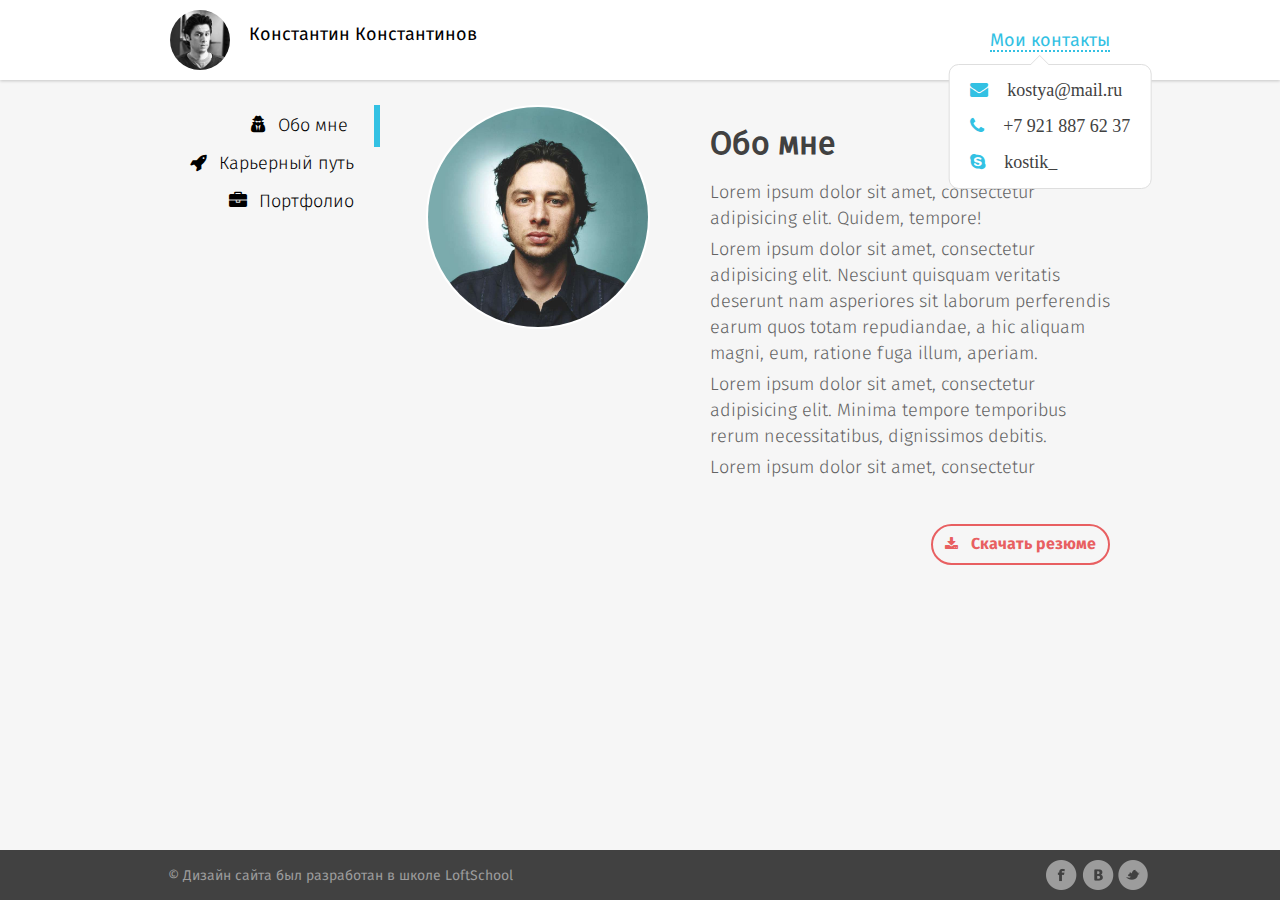
<file: index.html>
<!DOCTYPE html>
<html lang="ru">
<head>
	<meta charset="UTF-8">
	<meta http-equiv="X-UA-COMPATIBLE" content="IE=edge">
	<meta name="viewport" content="width=device-width,
  initial-scale=1">
  <title>Обо мне</title>
	<link rel="stylesheet" type="text/css" href="css/main.css">
</head>
<body>
 
			<!--[if lte IE 9]>
			<p>
				Ваш браузер <strong>устарел</strong>. Пожалуйста, <a href="http://browsehappy.com">обновите</a>
			</p>
			<![endif]-->
		
	<div class="wrapper">
      <div class="maincontent">
				<!--Header-->
				
				<header class="header">
					<div class="container">
						<div class="header__left">

						<!-- user -->
							<div class="user">
								<div class="user__avatar">
									<img class="user__avatar-pic" src="img/content/scrubs-copy.jpg" alt="photo">
								</div>
								<div class="user__name">
									Константин Константинов
								</div>
							</div>
						</div>
						<div class="header__right">

						<!-- contacts -->
							<div class="contacts">
                 <a href="" class="contacts__trigger">Мои контакты</a>
                 <div class="contacts__dropdown">
                   <div class="contacts__dropdown-triangle"></div>
                   <ul class="contacts__dropdown-list">
                     <li class="contacts__dropdown-item">
                       <a href="" class="contacts__dropdown-link">
                         <i class="contacts__dropdown-icon fa fa-envelope"></i>
                           <span class="contacts__dropdown-text">
                                   kostya@mail.ru
                           </span>
                           </a>
                       </li>
                       <li class="contacts__dropdown-item">
                         <a href="" class="contacts__dropdown-link">
                            <i class="contacts__dropdown-icon fa fa-phone"></i>
                              <span class="contacts__dropdown-text">
                                     +7 921 887 62 37
                              </span>
                         </a>
                         </li>
                         <li class="contacts__dropdown-item">
                           <a href="" class="contacts__dropdown-link">
                             <i class="contacts__dropdown-icon fa fa-skype"></i>
                               <span class="contacts__dropdown-text">
                                     kostik_
                               </span>
                           </a>
                        </li>
                     </ul>
                 </div>
              </div>
						</div>
					</div>
				</header>

				<!--Content-->

				<section class="content">
					<div class="container">

						<!-- sidebar -->
						<aside class="sidebar">
							<nav class="nav">
								<ul class="nav__list">
									<li class="nav__item nav__item_active">
										<a class="nav__link" href="#">
										  <i class="fa fa-user-secret nav__item-fa" aria-hidden="true"></i>
											<span class="nav__link-text nav__link_active">Обо мне</span>
										</a>
									</li>
									<li class="nav__item">
										<a class="nav__link" href="career.html">
										  <i class="fa fa-rocket nav__item-fa" aria-hidden="true"></i>
											<span class="nav__link-text">Карьерный путь</span>
										</a>
									</li>
									<li class="nav__item">
										<a class="nav__link" href="portfolio.html">
											<i class="fa fa-briefcase nav__item-fa" aria-hidden="true"></i>
											<span class="nav__link-text">Портфолио</span>
										</a>
									</li>
								</ul>
							</nav>
						</aside>

						<main class="stuff">

						<!-- about -->

							<div class="about">
								<div class="about__left">
									<div class="about__pic">
										<img class="about__pic-item" src="img/content/bigFace.jpg" alt="photo"></div>
								</div>
								<div class="about__right">
									<h1 class="content-title">Обо мне</h1>
									<div class="about__text text-block">
										<p>Lorem ipsum dolor sit amet, consectetur adipisicing elit. Quidem, tempore!</p>
										<p>Lorem ipsum dolor sit amet, consectetur adipisicing elit. Nesciunt quisquam veritatis deserunt nam asperiores sit laborum perferendis earum quos totam repudiandae, a hic aliquam magni, eum, ratione fuga illum, aperiam.</p>
										<p>Lorem ipsum dolor sit amet, consectetur adipisicing elit. Minima tempore temporibus rerum necessitatibus, dignissimos debitis.</p>
										<p>Lorem ipsum dolor sit amet, consectetur adipisicing elit. Quidem, tempore!</p>
										<p>Lorem ipsum dolor sit amet, consectetur adipisicing elit. Nesciunt quisquam veritatis deserunt nam asperiores sit laborum perferendis earum quos totam repudiandae, a hic aliquam magni, eum, ratione fuga illum, aperiam.</p>
										<p>Lorem ipsum dolor sit amet, consectetur adipisicing elit. Minima tempore temporibus rerum necessitatibus, dignissimos debitis.</p>
										<p>Lorem ipsum dolor sit amet, consectetur adipisicing elit. Quidem, tempore!</p>
										<p>Lorem ipsum dolor sit amet, consectetur adipisicing elit. Nesciunt quisquam veritatis deserunt nam asperiores sit laborum perferendis earum quos totam repudiandae, a hic aliquam magni, eum, ratione fuga illum, aperiam.</p>
										<p>Lorem ipsum dolor sit amet, consectetur adipisicing elit. Minima tempore temporibus rerum necessitatibus, dignissimos debitis.</p>
									</div>
									<div class="about__download">
									<a href="#" class="about__download-link" download>
										<i class="fa fa-download about__download-link-icon"></i>
									  <span class="about__download-link-text">Cкачать резюме</span>
                 </a>
								</div>
								</div>
							</div>
						</main>
					</div>
				</section>
			</div>
	</div>

	<!--Footer-->

	<footer class="footer">
			<div class="container">
				<div class="footer__left">
					<div class="copyright">
						&copy; Дизайн сайта был разработан в школе LoftSchool
					</div>
				</div>
					<div class="footer__right">
						<div class="socials">
							<ul class="socials__list">
								<li class="socials__item">
									<a class="socials__link socials__link-fb" href="https://facebook.com"></a>
								</li>
								<li class="socials__item">
									<a class="socials__link socials__link-vk" href="https://vk.com"></a>
								</li>
								<li class="socials__item">
									<a class="socials__link socials__link-tw" href="https://twitter.com"></a>
								</li>
							</ul>
						</div>
					</div>
			</div>
		</footer>
</body>
</html>
</file>
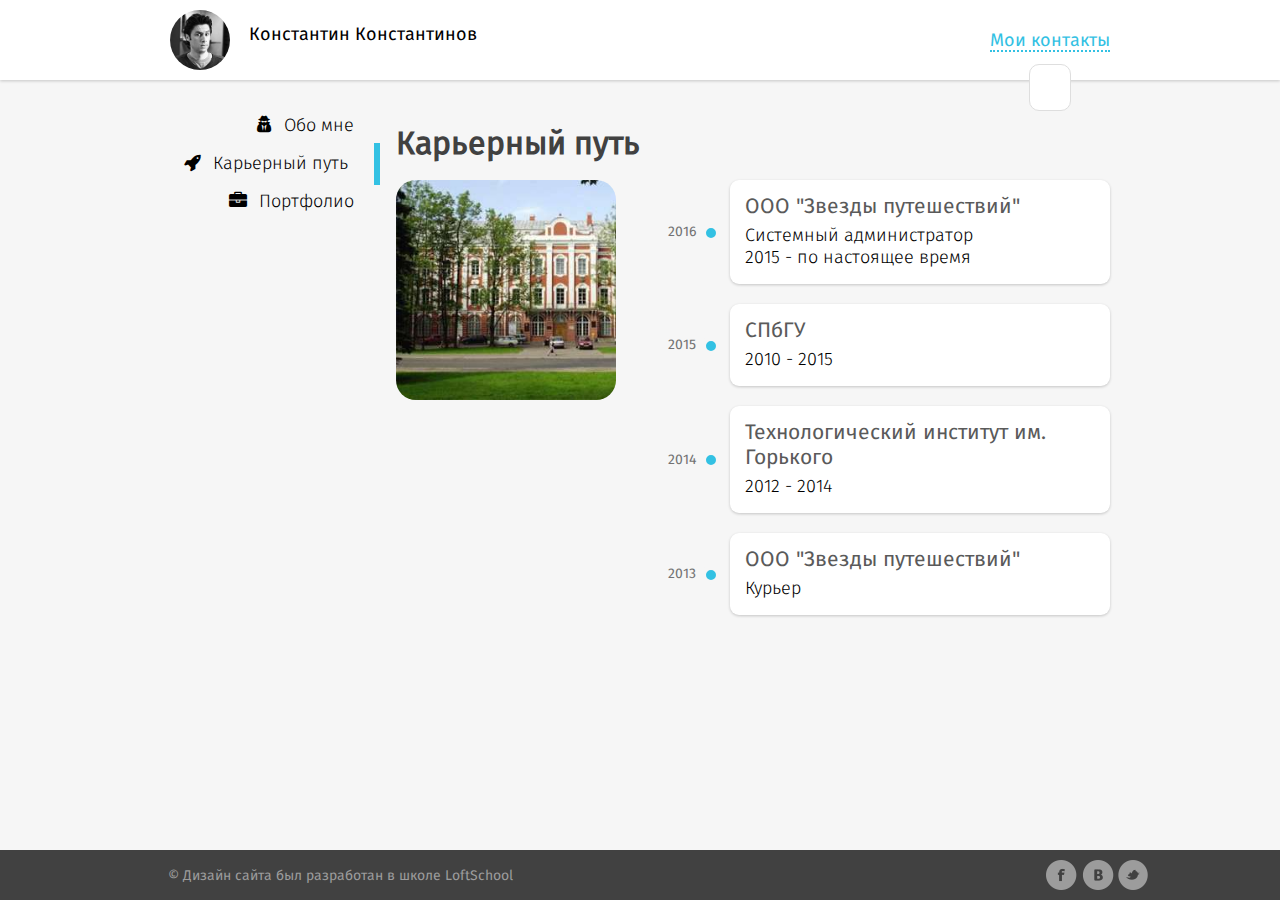
<file: career.html>
<!DOCTYPE html>
<html lang="ru">
<head>
	<meta charset="UTF-8">
	<meta http-equiv="X-UA-COMPATIBLE" content="IE=edge">
	<meta name="viewport" content="width=device-width,
  initial-scale=1">
  <title>Обо мне</title>
	<link rel="stylesheet" type="text/css" href="css/main.css">
</head>
<body>
			
			<!--[if lte IE 9]>
			<p>
				Ваш браузер <strong>устарел</strong>. Пожалуйста, <a href="http://browsehappy.com">обновите</a>
			</p>
			<![endif]-->

	<div class="wrapper">
		
		<!--Header-->
		
		<header class="header">
			<div class="container">
				<div class="header__left">

				<!-- user -->
					<div class="user">
						<div class="user__avatar">
							<img class="user__avatar-pic" src="img/content/scrubs-copy.jpg" width="60" height="60" alt="photo">
						</div>
						<div class="user__name">
							Константин Константинов
						</div>
					</div>
				</div>
				<div class="header__right">

				<!-- contacts -->
					<div class="contacts">
						<a class="contacts__trigger" href="#">Мои контакты</a>
							<ul class="contacts__dropdown">
								<li class="contacts__dropdown-item">
									<a class="contacts__dropdown-link" href="mailto: kostya@mail.ru"></a>
								</li>
								<li class="contacts__dropdown-item">
									<a class="contacts__dropdown-link" href="tel: +7 123 45 67"></a>
								</li>
								<li class="contacts__dropdown-item">
									<a class="contacts__dropdown-link" href="#"></a>
							  </li>
							</ul>
					</div>
				</div>
			</div>
		</header>

		<!--Content-->

		<section class="content">
			<div class="container">

				<!-- sidebar -->
				<aside class="sidebar">
							<nav class="nav">
								<ul class="nav__list">
									<li class="nav__item ">
										<a class="nav__link" href="#">
										  <i class="fa fa-user-secret nav__item-fa" aria-hidden="true"></i>
											<span class="nav__link-text nav__link_active">Обо мне</span>
										</a>
									</li>
									<li class="nav__item nav__item_active">
										<a class="nav__link" href="career.html">
										  <i class="fa fa-rocket nav__item-fa" aria-hidden="true"></i>
											<span class="nav__link-text">Карьерный путь</span>
										</a>
									</li>
									<li class="nav__item">
										<a class="nav__link" href="portfolio.html">
											<i class="fa fa-briefcase nav__item-fa" aria-hidden="true"></i>
											<span class="nav__link-text">Портфолио</span>
										</a>
									</li>
								</ul>
							</nav>
						</aside>
				
				
				<main class="stuff">
				
					<!-- career -->

					<div class="career">
						<h1 class="content-title">Карьерный путь</h1>
						
						<div class="career__left">
							<div class="career__pic">
								<img src="img/content/house.jpg" alt="" class="career__pic-img">
							</div>
						</div>
						<div class="career__right">
							<ul class="career__list">
								<li class="career__item">
									<div class="career__block">
										<div class="career__title">
											ООО "Звезды путешествий"
										</div>
										<div class="career__occupation">
											Системный администратор
										</div>
										<div class="career-date">
											2015 - по настоящее время
										</div>
										<div class="career__year">
											2016
										</div>
									</div>
								</li>
								<li class="career__item">
									<div class="career__block">
										<div class="career__title">
											СПбГУ 
										</div>
										<div class="career-date">
											2010 - 2015
										</div>
										<div class="career__year">
											2015
										</div>
									</div>
								</li>
								<li class="career__item">
									<div class="career__block">
										<div class="career__title">
											Технологический институт им. Горького
										</div>
										<div class="career-date">
											2012 - 2014
										</div>
										<div class="career__year">
											2014
										</div>
									</div>
								</li>
								<li class="career__item">
									<div class="career__block">
										<div class="career__title">
											ООО "Звезды путешествий"
										</div>
										<div class="career__occupation">
											Курьер
										</div>
										<div class="career-date">
										
										</div>
										<div class="career__year">
											2013
										</div>
									</div>
								</li>
							</ul>
						</div>
					</div>
				</main>
			</div>
		</section>
	</div>

	<!--Footer-->

	<footer class="footer">
			<div class="container">
				<div class="footer__left">
					<div class="copyright">
						&copy; Дизайн сайта был разработан в школе LoftSchool
					</div>
				</div>
					<div class="footer__right">
						<div class="socials">
							<ul class="socials__list">
								<li class="socials__item">
									<a class="socials__link socials__link-fb" href="https://facebook.com"></a>
								</li>
								<li class="socials__item">
									<a class="socials__link socials__link-vk" href="https://vk.com"></a>
								</li>
								<li class="socials__item">
									<a class="socials__link socials__link-tw" href="https://twitter.com"></a>
								</li>
							</ul>
						</div>
					</div>
			</div>
		</footer>
</body>
</html>
</file>
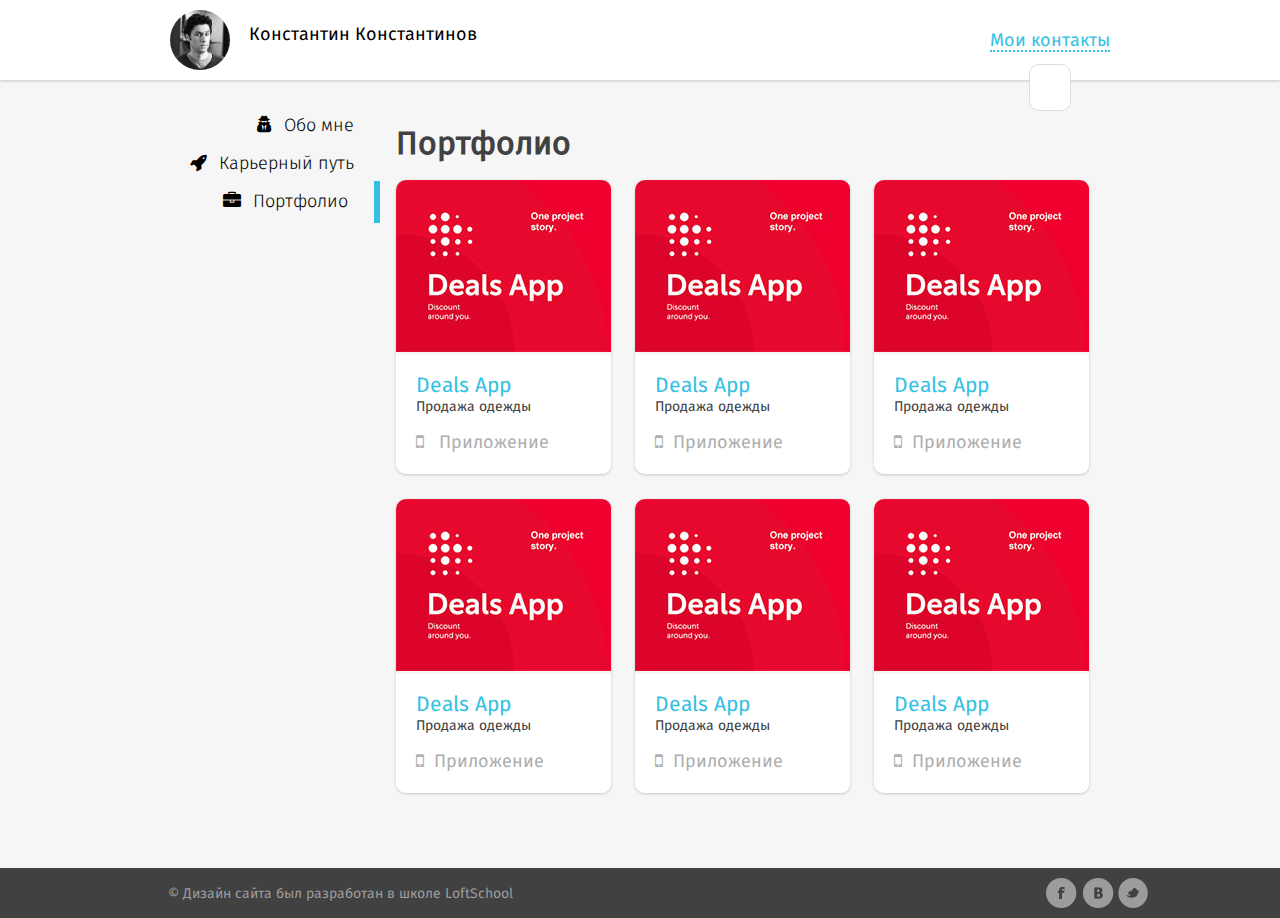
<file: portfolio.html>
<!DOCTYPE html>
<html lang="ru">
<head>
	<meta charset="UTF-8">
	<meta http-equiv="X-UA-COMPATIBLE" content="IE=edge">
	<meta name="viewport" content="width=device-width,
  initial-scale=1">
  <title>Обо мне</title>
	<link rel="stylesheet" type="text/css" href="css/main.css">
</head>
<body>
 
			<!--[if lte IE 9]>
			<p>
				Ваш браузер <strong>устарел</strong>. Пожалуйста, <a href="http://browsehappy.com">обновите</a>
			</p>
			<![endif]-->
		
	<div class="wrapper">
      <div class="maincontent">
				<!--Header-->
				
				<header class="header">
					<div class="container">
						<div class="header__left">

						<!-- user -->
							<div class="user">
								<div class="user__avatar">
									<img class="user__avatar-pic" src="img/content/scrubs-copy.jpg" alt="photo">
								</div>
								<div class="user__name">
									Константин Константинов
								</div>
							</div>
						</div>
						<div class="header__right">

						<!-- contacts -->
							<div class="contacts">
								<a class="contacts__trigger" href="#">Мои контакты</a>
									<ul class="contacts__dropdown">
										<li class="contacts__dropdown-item">
											<a class="contacts__dropdown-link" href="mailto: kostya@mail.ru"></a>
										</li>
										<li class="contacts__dropdown-item">
											<a class="contacts__dropdown-link" href="tel: +7 123 45 67"></a>
										</li>
										<li class="contacts__dropdown-item">
											<a class="contacts__dropdown-link" href="#"></a>
									  </li>
									</ul>
							</div>
						</div>
					</div>
				</header>

				<!--Content-->

				<section class="content">
					<div class="container">

						<!-- sidebar -->
						<aside class="sidebar">
							<nav class="nav">
								<ul class="nav__list">
									<li class="nav__item ">
										<a class="nav__link" href="#">
										  <i class="fa fa-user-secret nav__item-fa" aria-hidden="true"></i>
											<span class="nav__link-text nav__link_active">Обо мне</span>
										</a>
									</li>
									<li class="nav__item">
										<a class="nav__link" href="career.html">
										  <i class="fa fa-rocket nav__item-fa" aria-hidden="true"></i>
											<span class="nav__link-text">Карьерный путь</span>
										</a>
									</li>
									<li class="nav__item nav__item_active">
										<a class="nav__link" href="portfolio.html">
											<i class="fa fa-briefcase nav__item-fa" aria-hidden="true"></i>
											<span class="nav__link-text">Портфолио</span>
										</a>
									</li>
								</ul>
							</nav>
						</aside>
						<main class="stuff">

						<!-- Portfolio -->
						
						<div class="portfolio">
							<h1 class="content-title">
								Портфолио
							</h1>
							<ul class="portfolio__list">
								<li class="portfolio__item">
                  <a href="#" class="portfolio__link">
                    <div class="portfolio__pic">
											<img  src="img/content/1.jpg" alt="picture" class="portfolio__pic-img">
										</div>
                    <div class="portfolio__info">
                      <div class="portfolio__info-title">Deals App</div>
                      <div class="portfolio__info-text">Продажа одежды</div>
                      <div class="portfolio__info-type">
                        <i class="fa fa-mobile-phone portfolio__fa"></i> 
                        Приложение
                      </div>
                      </div>
                  </a>
              </li>
					  	<li class="portfolio__item">
                  <a href="#" class="portfolio__link">
                    <div class="portfolio__pic">
											<img  src="img/content/1.jpg" alt="picture" class="portfolio__pic-img">
										</div>
                    <div class="portfolio__info">
                      <div class="portfolio__info-title">Deals App</div>
                      <div class="portfolio__info-text">Продажа одежды</div>
                      <div class="portfolio__info-type">
                        <i class="fa fa-mobile-phone portfolio__fa"></i>Приложение
                      </div>
                      </div>
                  </a>
              </li>
             	<li class="portfolio__item " >
                  <a href="#" class="portfolio__link">
                    <div class="portfolio__pic">
											<img  src="img/content/1.jpg" alt="picture" class="portfolio__pic-img">
										</div>
                    <div class="portfolio__info">
                      <div class="portfolio__info-title">Deals App</div>
                      <div class="portfolio__info-text">Продажа одежды</div>
                      <div class="portfolio__info-type">
                        <i class="fa fa-mobile-phone portfolio__fa"></i>Приложение
                      </div>
                      </div>
                  </a>
              </li>
             	<li class="portfolio__item">
                  <a href="#" class="portfolio__link">
                    <div class="portfolio__pic">
											<img  src="img/content/1.jpg" alt="picture" class="portfolio__pic-img">
										</div>
                    <div class="portfolio__info">
                      <div class="portfolio__info-title">Deals App</div>
                      <div class="portfolio__info-text">Продажа одежды</div>
                      <div class="portfolio__info-type">
                        <i class="fa fa-mobile-phone portfolio__fa"></i>Приложение
                      </div>
                      </div>
                  </a>
              </li>
             	<li class="portfolio__item">
                  <a href="#" class="portfolio__link">
                    <div class="portfolio__pic">
											<img  src="img/content/1.jpg" alt="picture" class="portfolio__pic-img">
										</div>
                    <div class="portfolio__info">
                      <div class="portfolio__info-title">Deals App</div>
                      <div class="portfolio__info-text">Продажа одежды</div>
                      <div class="portfolio__info-type">
                        <i class="fa fa-mobile-phone portfolio__fa"></i>Приложение
                      </div>
                      </div>
                  </a>
              </li>
             	<li class="portfolio__item">
                  <a href="#" class="portfolio__link">
                    <div class="portfolio__pic">
											<img  src="img/content/1.jpg" alt="picture" class="portfolio__pic-img">
										</div>
                    <div class="portfolio__info">
                      <div class="portfolio__info-title">Deals App</div>
                      <div class="portfolio__info-text">Продажа одежды</div>
                      <div class="portfolio__info-type">
                        <i class="fa fa-mobile-phone portfolio__fa"></i>Приложение
                      </div>
                      </div>
                  </a>
              </li>

								
							</ul>
						</div>
							
						</main>
					</div>
				</section>
			</div>
	</div>

	<!--Footer-->

	<footer class="footer">
			<div class="container">
				<div class="footer__left">
					<div class="copyright">
						&copy; Дизайн сайта был разработан в школе LoftSchool
					</div>
				</div>
					<div class="footer__right">
						<div class="socials">
							<ul class="socials__list">
								<li class="socials__item">
									<a class="socials__link socials__link-fb" href="https://facebook.com"></a>
								</li>
								<li class="socials__item">
									<a class="socials__link socials__link-vk" href="https://vk.com"></a>
								</li>
								<li class="socials__item">
									<a class="socials__link socials__link-tw" href="https://twitter.com"></a>
								</li>
							</ul>
						</div>
					</div>
			</div>
		</footer>
</body>
</html>
</file>
<file: css/main.css>
/*! normalize.css v4.1.1 | MIT License | github.com/necolas/normalize.css */
/**
 * 1. Change the default font family in all browsers (opinionated).
 * 2. Prevent adjustments of font size after orientation changes in IE and iOS.
 */
@import url(../fonts/font-awesome/css/font-awesome.min.css);
html {
  font-family: sans-serif;
  /* 1 */
  -ms-text-size-adjust: 100%;
  /* 2 */
  -webkit-text-size-adjust: 100%;
  /* 2 */
}

/**
 * Remove the margin in all browsers (opinionated).
 */
body {
  margin: 0;
}

/* HTML5 display definitions
   ========================================================================== */
/**
 * Add the correct display in IE 9-.
 * 1. Add the correct display in Edge, IE, and Firefox.
 * 2. Add the correct display in IE.
 */
article,
aside,
details,
figcaption,
figure,
footer,
header,
main,
menu,
nav,
section,
summary {
  /* 1 */
  display: block;
}

/**
 * Add the correct display in IE 9-.
 */
audio,
canvas,
progress,
video {
  display: inline-block;
}

/**
 * Add the correct display in iOS 4-7.
 */
audio:not([controls]) {
  display: none;
  height: 0;
}

/**
 * Add the correct vertical alignment in Chrome, Firefox, and Opera.
 */
progress {
  vertical-align: baseline;
}

/**
 * Add the correct display in IE 10-.
 * 1. Add the correct display in IE.
 */
template,
[hidden] {
  display: none;
}

/* Links
   ========================================================================== */
/**
 * 1. Remove the gray background on active links in IE 10.
 * 2. Remove gaps in links underline in iOS 8+ and Safari 8+.
 */
a {
  background-color: transparent;
  /* 1 */
  -webkit-text-decoration-skip: objects;
  /* 2 */
}

/**
 * Remove the outline on focused links when they are also active or hovered
 * in all browsers (opinionated).
 */
a:active,
a:hover {
  outline-width: 0;
}

/* Text-level semantics
   ========================================================================== */
/**
 * 1. Remove the bottom border in Firefox 39-.
 * 2. Add the correct text decoration in Chrome, Edge, IE, Opera, and Safari.
 */
abbr[title] {
  border-bottom: none;
  /* 1 */
  text-decoration: underline;
  /* 2 */
  text-decoration: underline dotted;
  /* 2 */
}

/**
 * Prevent the duplicate application of `bolder` by the next rule in Safari 6.
 */
b,
strong {
  font-weight: inherit;
}

/**
 * Add the correct font weight in Chrome, Edge, and Safari.
 */
b,
strong {
  font-weight: bolder;
}

/**
 * Add the correct font style in Android 4.3-.
 */
dfn {
  font-style: italic;
}

/**
 * Correct the font size and margin on `h1` elements within `section` and
 * `article` contexts in Chrome, Firefox, and Safari.
 */
h1 {
  font-size: 2em;
  margin: 0.67em 0;
}

/**
 * Add the correct background and color in IE 9-.
 */
mark {
  background-color: #ff0;
  color: #000;
}

/**
 * Add the correct font size in all browsers.
 */
small {
  font-size: 80%;
}

/**
 * Prevent `sub` and `sup` elements from affecting the line height in
 * all browsers.
 */
sub,
sup {
  font-size: 75%;
  line-height: 0;
  position: relative;
  vertical-align: baseline;
}

sub {
  bottom: -0.25em;
}

sup {
  top: -0.5em;
}

/* Embedded content
   ========================================================================== */
/**
 * Remove the border on images inside links in IE 10-.
 */
img {
  border-style: none;
}

/**
 * Hide the overflow in IE.
 */
svg:not(:root) {
  overflow: hidden;
}

/* Grouping content
   ========================================================================== */
/**
 * 1. Correct the inheritance and scaling of font size in all browsers.
 * 2. Correct the odd `em` font sizing in all browsers.
 */
code,
kbd,
pre,
samp {
  font-family: monospace, monospace;
  /* 1 */
  font-size: 1em;
  /* 2 */
}

/**
 * Add the correct margin in IE 8.
 */
figure {
  margin: 1em 40px;
}

/**
 * 1. Add the correct box sizing in Firefox.
 * 2. Show the overflow in Edge and IE.
 */
hr {
  box-sizing: content-box;
  /* 1 */
  height: 0;
  /* 1 */
  overflow: visible;
  /* 2 */
}

/* Forms
   ========================================================================== */
/**
 * 1. Change font properties to `inherit` in all browsers (opinionated).
 * 2. Remove the margin in Firefox and Safari.
 */
button,
input,
select,
textarea {
  font: inherit;
  /* 1 */
  margin: 0;
  /* 2 */
}

/**
 * Restore the font weight unset by the previous rule.
 */
optgroup {
  font-weight: bold;
}

/**
 * Show the overflow in IE.
 * 1. Show the overflow in Edge.
 */
button,
input {
  /* 1 */
  overflow: visible;
}

/**
 * Remove the inheritance of text transform in Edge, Firefox, and IE.
 * 1. Remove the inheritance of text transform in Firefox.
 */
button,
select {
  /* 1 */
  text-transform: none;
}

/**
 * 1. Prevent a WebKit bug where (2) destroys native `audio` and `video`
 *    controls in Android 4.
 * 2. Correct the inability to style clickable types in iOS and Safari.
 */
button,
html [type="button"],
[type="reset"],
[type="submit"] {
  -webkit-appearance: button;
  /* 2 */
}

/**
 * Remove the inner border and padding in Firefox.
 */
button::-moz-focus-inner,
[type="button"]::-moz-focus-inner,
[type="reset"]::-moz-focus-inner,
[type="submit"]::-moz-focus-inner {
  border-style: none;
  padding: 0;
}

/**
 * Restore the focus styles unset by the previous rule.
 */
button:-moz-focusring,
[type="button"]:-moz-focusring,
[type="reset"]:-moz-focusring,
[type="submit"]:-moz-focusring {
  outline: 1px dotted ButtonText;
}

/**
 * Change the border, margin, and padding in all browsers (opinionated).
 */
fieldset {
  border: 1px solid #c0c0c0;
  margin: 0 2px;
  padding: 0.35em 0.625em 0.75em;
}

/**
 * 1. Correct the text wrapping in Edge and IE.
 * 2. Correct the color inheritance from `fieldset` elements in IE.
 * 3. Remove the padding so developers are not caught out when they zero out
 *    `fieldset` elements in all browsers.
 */
legend {
  box-sizing: border-box;
  /* 1 */
  color: inherit;
  /* 2 */
  display: table;
  /* 1 */
  max-width: 100%;
  /* 1 */
  padding: 0;
  /* 3 */
  white-space: normal;
  /* 1 */
}

/**
 * Remove the default vertical scrollbar in IE.
 */
textarea {
  overflow: auto;
}

/**
 * 1. Add the correct box sizing in IE 10-.
 * 2. Remove the padding in IE 10-.
 */
[type="checkbox"],
[type="radio"] {
  box-sizing: border-box;
  /* 1 */
  padding: 0;
  /* 2 */
}

/**
 * Correct the cursor style of increment and decrement buttons in Chrome.
 */
[type="number"]::-webkit-inner-spin-button,
[type="number"]::-webkit-outer-spin-button {
  height: auto;
}

/**
 * 1. Correct the odd appearance in Chrome and Safari.
 * 2. Correct the outline style in Safari.
 */
[type="search"] {
  -webkit-appearance: textfield;
  /* 1 */
  outline-offset: -2px;
  /* 2 */
}

/**
 * Remove the inner padding and cancel buttons in Chrome and Safari on OS X.
 */
[type="search"]::-webkit-search-cancel-button,
[type="search"]::-webkit-search-decoration {
  -webkit-appearance: none;
}

/**
 * Correct the text style of placeholders in Chrome, Edge, and Safari.
 */
::-webkit-input-placeholder {
  color: inherit;
  opacity: 0.54;
}

/**
 * 1. Correct the inability to style clickable types in iOS and Safari.
 * 2. Change font properties to `inherit` in Safari.
 */
::-webkit-file-upload-button {
  -webkit-appearance: button;
  /* 1 */
  font: inherit;
  /* 2 */
}

@font-face {
  font-family: 'FiraSans-Bold';
  src: url("/fonts/FiraSans-Bold.eot?#iefix") format("embedded-opentype"), url("/fonts/FiraSans-Bold.woff") format("woff"), url("/fonts/FiraSans-Bold.ttf") format("truetype"), url("/fonts/FiraSans-Bold.svg#FiraSans-Bold") format("svg");
  font-weight: normal;
  font-style: normal;
}

@font-face {
  font-family: 'FiraSans-Light';
  src: url("/fonts/FiraSans-Light.eot?#iefix") format("embedded-opentype"), url("/fonts/FiraSans-Light.woff") format("woff"), url("/fonts/FiraSans-Light.ttf") format("truetype"), url("/fonts/FiraSans-Light.svg#FiraSans-Light") format("svg");
  font-weight: normal;
  font-style: normal;
}

@font-face {
  font-family: 'FiraSans-Medium';
  src: url("/fonts/FiraSans-Medium.eot?#iefix") format("embedded-opentype"), url("/fonts/FiraSans-Medium.woff") format("woff"), url("/fonts/FiraSans-Medium.ttf") format("truetype"), url("/fonts/FiraSans-Medium.svg#FiraSans-Medium") format("svg");
  font-weight: normal;
  font-style: normal;
}

@font-face {
  font-family: 'FiraSans-Regular';
  src: url("/fonts/FiraSans-Regular.eot?#iefix") format("embedded-opentype"), url("/fonts/FiraSans-Regular.woff") format("woff"), url("/fonts/FiraSans-Regular.ttf") format("truetype"), url("/fonts/FiraSans-Regular.svg#FiraSans-Regular") format("svg");
  font-weight: normal;
  font-style: normal;
}

.container:after, .about:after, .career:after, .container:before, .about:before, .career:before {
  content: "";
  display: table;
}

.container:after, .about:after, .career:after {
  clear: both;
}

html,
body {
  width: 100%;
  height: 100%;
  padding: 0;
  margin: 0;
  font-family: 'FiraSans-Regular';
  background: #F6F6F6;
}

ul {
  padding: 0;
  margin: 0;
}

ul li {
  list-style: none;
}

p {
  padding: 0;
  margin: 0;
}

a {
  text-decoration: none;
}

* {
  box-sizing: border-box;
}

.wrapper {
  position: relative;
  min-height: 100%;
  min-width: 960px;
  overflow: hidden;
}

.wrapper:after {
  content: "";
  height: 50px;
  display: block;
}

.container {
  width: 960px;
  max-width: 940px;
  margin: 0 auto;
}

.maincontent {
  padding-bottom: 50px;
}

.footer {
  min-width: 960px;
  background: #414141;
  position: relative;
  height: 50px;
  margin-top: -50px;
}

.header {
  background: #fff;
  box-shadow: 0px 1px 3px 0px rgba(0, 0, 0, 0.2);
  margin-bottom: 25px;
}

.header__left, .header__right {
  width: 50%;
  height: 80px;
  float: left;
}

.user__avatar, .user__name {
  display: inline-block;
  vertical-align: middle;
}

.user__name {
  max-width: 250px;
  font-size: 18px;
}

.user__avatar-pic {
  margin-right: 15px;
  margin-top: 10px;
  max-width: 60px;
  max-height: 60px;
  display: block;
  border-radius: 50%;
}

.header__right {
  text-align: right;
}

.contacts {
  margin-top: 30px;
  display: inline-block;
  position: relative;
}

.contacts__trigger {
  border-bottom: 2px dotted #33c1e3;
  color: #33c1e3;
  font-size: 18px;
}

.contacts__dropdown {
  padding: 15px 20px;
  background: #fff;
  border: 1px solid #dedede;
  border-radius: 10px;
  position: absolute;
  top: 100%;
  left: 50%;
  -webkit-transform: translateX(-50%);
      -ms-transform: translateX(-50%);
          transform: translateX(-50%);
  z-index: 1;
  margin-top: 12px;
}

.contacts__dropdown:hover {
  visibility: visible;
}

.contacts__dropdown:before {
  content: "";
  position: absolute;
  left: 0;
  right: 0;
  height: 30px;
  top: -28px;
}

.contacts__dropdown-triangle {
  position: absolute;
  top: -10px;
  left: 50%;
  -webkit-transform: translateX(-50%);
      -ms-transform: translateX(-50%);
          transform: translateX(-50%);
  height: 10px;
  width: 20px;
}

.contacts__dropdown-triangle:after,
.contacts__dropdown-triangle:before {
  content: "";
  display: block;
  width: 0;
  height: 0;
  border: 10px solid transparent;
  border-top-width: 0;
  top: 0;
  position: absolute;
  left: 0;
  -webkit-transform: translate(-50%);
      -ms-transform: translate(-50%);
          transform: translate(-50%);
}

.contacts__dropdown-triangle:before {
  border-bottom-color: #dedede;
}

.contacts__dropdown-triangle:after {
  border-bottom-color: #fff;
  margin-top: 1px;
}

.contacts__dropdown-link {
  white-space: nowrap;
  font-size: 18px;
  font-family: "fira_sanslight";
  color: #414141;
  text-decoration: none;
  text-align: left;
  display: block;
}

.contacts__dropdown-icon {
  color: #33c1e3;
  margin-right: 15px;
}

.contacts__dropdown-item {
  margin-bottom: 15px;
}

.contacts__dropdown-item:last-child {
  margin-bottom: 0;
}

.about__left {
  float: left;
  width: 40%;
  text-align: center;
}

.about__pic {
  display: inline-block;
  border: 2px solid #ffffffff;
  overflow: hidden;
  border-radius: 50%;
}

.about__pic-item {
  max-width: 220px;
  max-height: 220px;
  display: block;
}

.about__right {
  float: right;
  width: 56%;
}

.about__text {
  height: 300px;
  overflow: auto;
  margin-bottom: 44px;
}

.text-block {
  font-family: 'FiraSans-light';
  color: #646464;
  font-size: 18px;
  line-height: 26px;
}

.text-block p {
  margin-bottom: 5px;
}

.about__download {
  text-align: right;
}

.about__download-link {
  padding: 9px 12px;
  border: 2px solid #e85f61;
  color: #e85f61;
  text-decoration: none;
  font-size: 14px;
  display: inline-block;
  border-radius: 40px;
  font-family: 'FiraSans-Bold';
}

.about__download-link:hover {
  color: #fff;
  background: #e85f61;
}

.about__download-link-icon {
  margin-right: 5px;
}

.about__download-link-icon:hover {
  color: #fff;
  background: #e85f61;
}

.about__download-link-text {
  font-family: 'FiraSans-Bold';
  font-size: 16px;
  padding-left: 5px;
}

.sidebar {
  width: 23%;
  float: left;
}

.nav__item {
  font-family: 'FiraSans-light';
  margin-bottom: -4px;
  margin-right: 6px;
}

.nav__item_active {
  border-right: 6px solid #33c1e3;
}

.nav__item-fa {
  margin-right: 7px;
}

.nav__list {
  text-align: right;
}

.nav__link {
  display: block;
  color: black;
  padding: 10px 0;
  padding-right: 20px;
  border-right: 6px solid transparent;
  font-size: 18px;
}

.nav__link:hover {
  color: #33c1e3;
}

.nav__link:hover:active {
  color: #33c1e3;
}

.career__left {
  float: left;
  width: 220px;
}

.career__pic {
  overflow: hidden;
  border-radius: 9%;
}

.career__pic-img {
  display: block;
  min-width: 220px;
  max-height: 220px;
}

.career__right {
  float: right;
  width: 445px;
}

.career__title {
  font-size: 21px;
  color: #5a5a5a;
  margin-bottom: 5px;
}

.career__block {
  width: 380px;
  display: inline-block;
  position: relative;
  background: #fff;
  border-radius: 9px;
  box-shadow: 0 1px 3px rgba(0, 0, 0, 0.2);
  text-align: left;
  padding: 15px;
}

.career__block:hover {
  background: #33c1e3;
  color: white;
}

.career__block:hover:after, .career__block:hover:before {
  content: "";
  display: block;
  position: absolute;
  width: 1px;
  background: #ddd;
  left: -20px;
}

.career__block:hover:after:before, .career__block:hover:before:before {
  top: 0;
  bottom: 50%;
}

.career__block:hover:after:before:after, .career__block:hover:before:before:after {
  bottom: -22px;
  top: 50%;
}

.career__occupation,
.career-date {
  font-family: 'FiraSans-Light';
  font-size: 18px;
}

.career__item {
  text-align: right;
  font-size: 0;
  margin-bottom: 20px;
}

.career__year {
  position: absolute;
  right: 100%;
  font-size: 14px;
  top: 50%;
  margin-top: -8px;
  margin-right: 34px;
  color: #727272;
}

.career__year:after {
  content: "";
  display: block;
  width: 10px;
  height: 10px;
  background: #33c1e3;
  border: 5px solid #f6f6f6;
  position: absolute;
  right: -25px;
  top: 50%;
  z-index: 1;
  margin-top: -10px;
  border-radius: 50%;
}

.stuff {
  width: 76%;
  float: right;
}

.content-title {
  font-family: normal 35px/38px "FiraSans-Medium";
  color: #414141;
  margin-bottom: 16px;
}

.portfolio__item {
  display: inline-block;
  width: 215px;
  border-radius: 10px 9px 9px 10px;
  box-shadow: 0 1px 3px rgba(0, 0, 0, 0.2);
  overflow: hidden;
  margin: 0 20px 20px 0;
}

.portfolio__link {
  display: block;
  text-decoration: none;
}

.portfolio__link:hover {
  color: #e85f61;
}

.portfolio__pic {
  background-size: cover;
  background-position: 50% 50%;
  background-repeat: no-repeat;
  height: 175px;
}

.portfolio__info {
  background: #fff;
  padding: 20px;
}

.portfolio__info-title {
  color: #33c1e3;
  font-size: 21px;
  line-height: 24px;
  bottom: 5px;
}

.portfolio__info-title:hover {
  color: #e85f61;
}

.portfolio__info-text {
  color: #414141;
  font-size: 14px;
  font-weight: 300;
  line-height: 16px;
  margin-bottom: 17px;
}

.portfolio__info-type {
  color: #aeaeae;
  font-size: 18px;
}

.portfolio__fa {
  font-size: 18px;
  padding-right: 10px;
}

.footer {
  background: #414141;
}

.socials__link {
  display: block;
  width: 32px;
  height: 32px;
  background-image: url(../../img/items/spritesheet.png);
  background-repeat: no-repeat;
}

.socials__link-fb {
  background-position: -5px -5px;
}

.socials__link-fb:hover {
  background-position: -46px -5px;
}

.socials__link-vk {
  background-position: -87px -5px;
}

.socials__link-vk:hover {
  background-position: -85px -45px;
}

.socials__link-tw {
  background-position: -5px -45px;
}

.socials__link-tw:hover {
  background-position: -45px -45px;
}

.copyright {
  font-size: 14px;
  line-height: 16px;
  color: #9c9c9c;
  position: absolute;
  left: 168px;
  top: 18px;
}

.socials__list {
  position: absolute;
  right: 130px;
  top: 10px;
}

.socials__item {
  display: inline-block;
}

@media screen and (max-width: 1200px) {
  .wrapper,
  .footer {
    min-width: 0;
  }
}

@media screen and (max-width: 992px) {
  .container {
    width: 768px;
    padding: 0 20px;
    box-sizing: border-box;
  }
  .sidebar {
    float: none;
    width: 100%;
    margin-bottom: 40px;
  }
  .nav__item_active {
    border-right: none;
  }
  .stuff {
    float: none;
    width: 100%;
  }
  .nav__list {
    text-align: left;
  }
  .nav__item {
    display: inline-block;
    vertical-align: middle;
    margin-left: 30px;
  }
  .nav__item:first-child {
    margin-left: 0;
  }
  .nav__link {
    padding: 0;
    border: 0 none;
  }
  .nav__item_active .nav__link {
    font-weight: bold;
    color: #32c3e5;
  }
  .about__left {
    width: 35%;
  }
  .about__right {
    width: 65%;
  }
  .about__pic-item {
    width: 170px;
    height: 170px;
  }
  .portfolio__list {
    margin-left: -3%;
  }
  .portfolio__item {
    width: 30%;
    margin-left: 3%;
    margin-bottom: 25px;
  }
}

@media screen and (max-width: 768px) {
  .container {
    width: 480px;
  }
  .header__left {
    width: 75%;
  }
  .header__right {
    width: 25%;
  }
  .contacts {
    margin-top: 22px;
  }
  .contacts .contacts__trigger {
    background: url(../img/items/phone.png) 0 0 no-repeat;
  }
  .contacts__dropdown {
    -webkit-transform: translateX(0);
        -ms-transform: translateX(0);
            transform: translateX(0);
    right: 0;
    left: auto;
  }
  .contacts__dropdown-triangle {
    right: 0;
    -webkit-transform: translateX(0);
        -ms-transform: translateX(0);
            transform: translateX(0);
    left: auto;
  }
  .contacts__trigger {
    text-indent: 9999px;
    display: inline-block;
    white-space: nowrap;
    width: 32px;
    height: 32px;
  }
  .nav__item {
    margin-left: 10px;
  }
  .nav__item_active {
    border-right: none;
  }
  .about__left {
    float: none;
    width: 100%;
    margin-bottom: 15px;
  }
  .about__right {
    float: none;
    width: 100%;
  }
  .content-title {
    text-align: center;
  }
  .about__text {
    height: auto;
  }
  .about__download {
    text-align: center;
  }
  .career__left {
    float: none;
    width: 100%;
    text-align: center;
    margin-bottom: 20px;
  }
  .career__pic {
    display: inline-block;
  }
  .career__right {
    float: none;
    width: 100%;
  }
  .career__block:after,
  .career__block:before {
    display: none;
  }
  .career__block .career__year {
    display: none;
  }
  .career__block {
    width: 100%;
  }
  .wrapper:after {
    height: 95px;
  }
  .footer {
    height: 95px;
    margin-top: -95px;
  }
  .footer .container {
    padding-top: 15px;
  }
  .copyright {
    position: static;
    text-align: center;
  }
  .socials__list {
    position: static;
    text-align: center;
  }
  .footer__left {
    margin-bottom: 10px;
  }
  .portfolio__list {
    margin-left: -2%;
  }
  .portfolio__item {
    width: 48%;
    margin-left: 2%;
  }
}

@media screen and (max-width: 480px) {
  .container {
    box-sizing: border-box;
    width: 95%;
    padding: 0;
  }
  .user__name {
    max-width: 150px;
    font-size: 14px;
    width: 56%;
  }
  .nav__list {
    text-align: center;
  }
  .nav__item {
    margin-left: 7%;
  }
  .nav__item-fa {
    display: none;
  }
  .nav__item_active {
    border-right: none;
  }
  .nav__link-text {
    font-size: 14px;
  }
  .nav__link-icon {
    display: none;
  }
  .about__text {
    height: auto;
  }
  .about__pic-item {
    max-width: 140px;
    max-height: 140px;
  }
  .about__text {
    font-size: 16px;
  }
  .career__title {
    font-size: 18px;
  }
  .career__occupation,
  .career__date {
    font-size: 16px;
  }
  .portfolio__list {
    margin-left: 0;
  }
  .portfolio__item {
    margin-left: 0;
    width: 100%;
  }
}

/*# sourceMappingURL=main.css.map */
</file>
